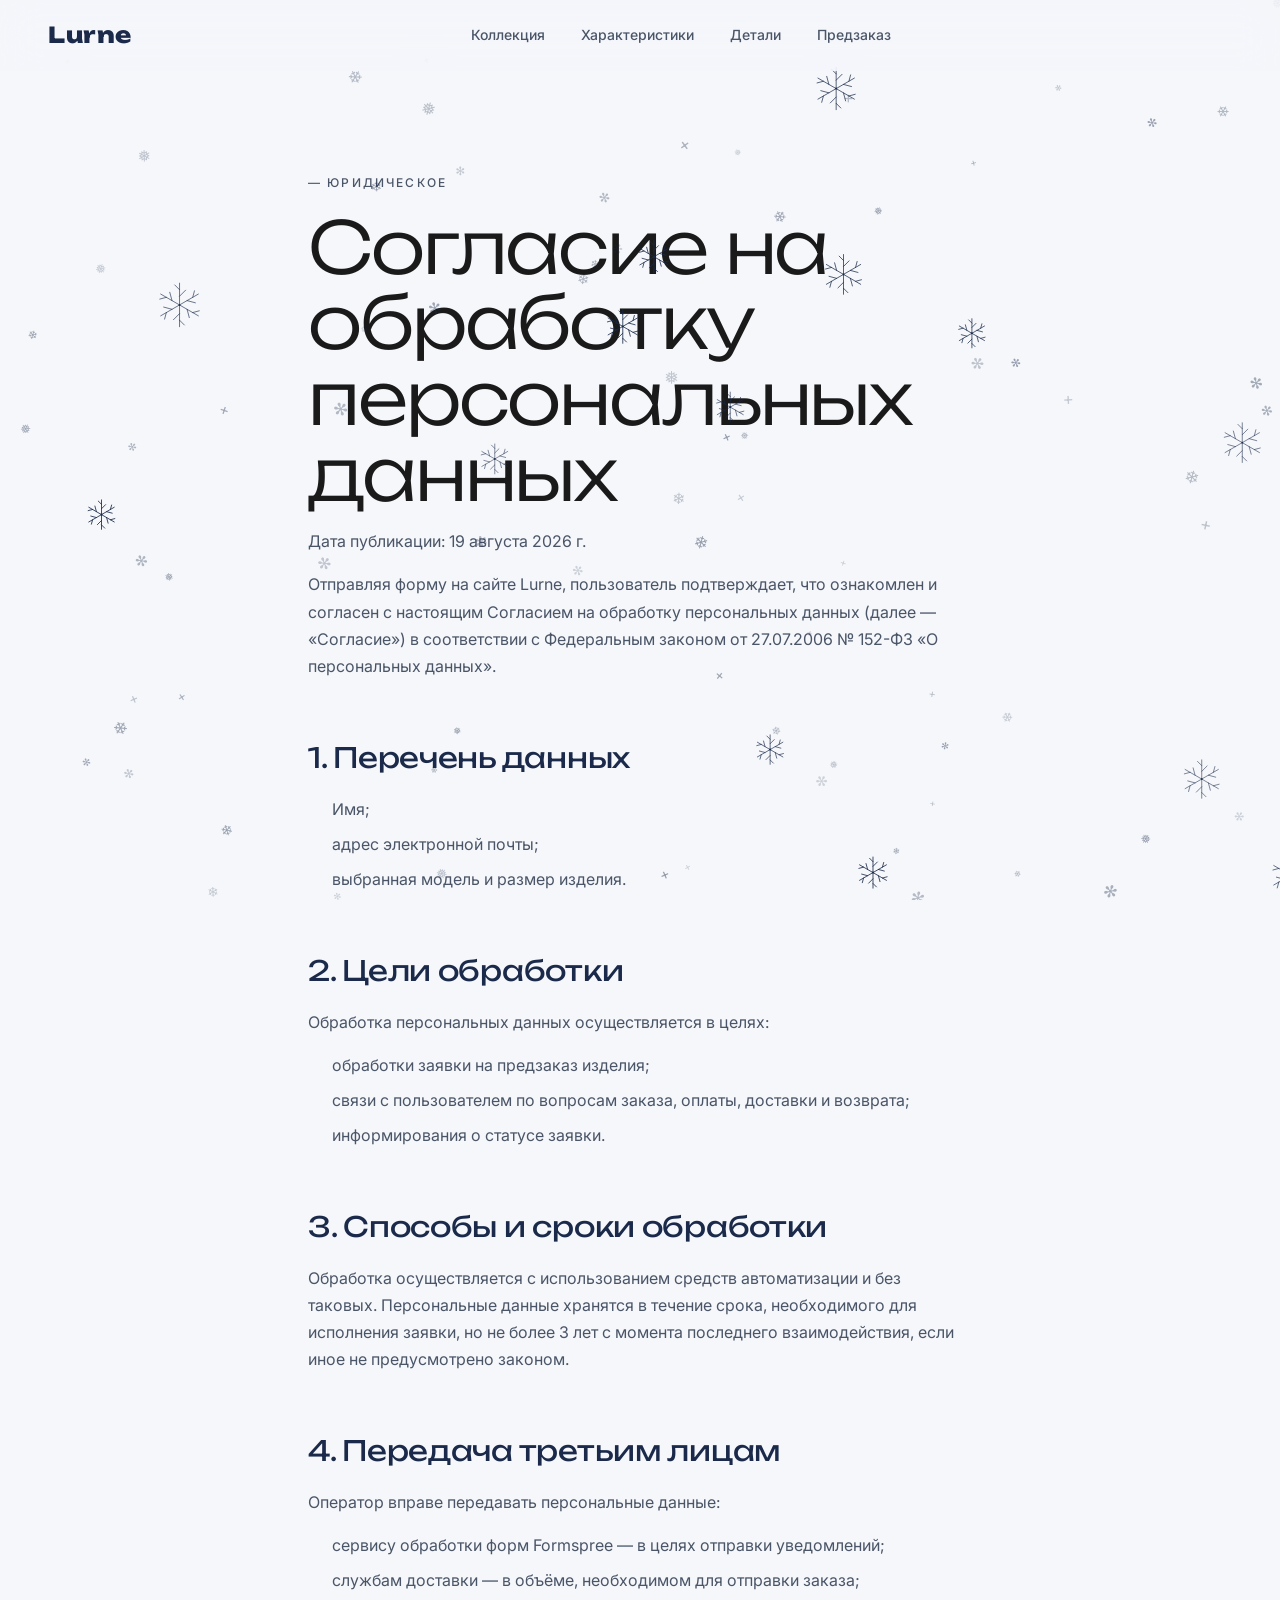
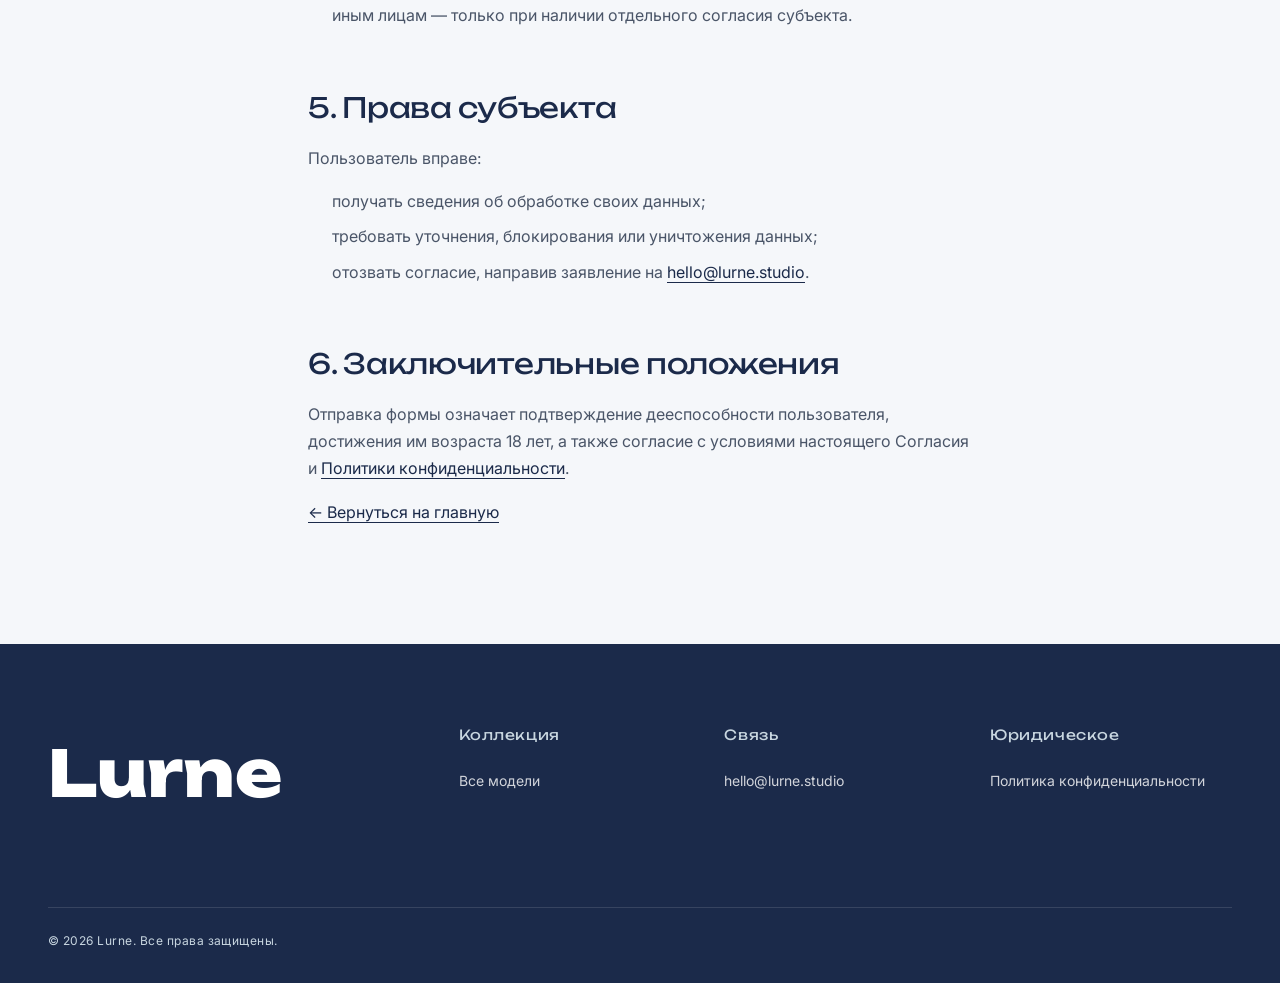
<file: consent.html>
<!DOCTYPE html>
<html lang="ru">
<head>
  <meta charset="UTF-8" />
  <meta name="viewport" content="width=device-width, initial-scale=1.0" />
  <title>Согласие на обработку персональных данных — Lurne</title>
  <meta name="description" content="Согласие на обработку персональных данных бренда Lurne в соответствии с 152-ФЗ." />
  <link rel="icon" type="image/svg+xml" href="data:image/svg+xml,%3Csvg xmlns='http://www.w3.org/2000/svg' viewBox='0 0 32 32'%3E%3Crect width='32' height='32' rx='8' fill='%23F5F7FA'/%3E%3Ctext x='16' y='22' font-family='Unbounded,sans-serif' font-size='18' font-weight='800' text-anchor='middle' fill='%231B2A4A'%3EL%3C/text%3E%3C/svg%3E" />

  <link rel="preconnect" href="https://fonts.googleapis.com" />
  <link rel="preconnect" href="https://fonts.gstatic.com" crossorigin />
  <link href="https://fonts.googleapis.com/css2?family=Unbounded:wght@200;300;400;700;800&family=Inter:wght@300;400;500;600&display=swap" rel="stylesheet" />

  <link rel="stylesheet" href="styles.css" />
</head>
<body>
  <canvas id="snow-canvas" aria-hidden="true"></canvas>

  <header class="site-header">
    <div class="container header-inner">
      <a href="index.html" class="brand" aria-label="Lurne — главная">
        <span class="brand__mark">L</span><span class="brand__mark">u</span><span class="brand__mark">r</span><span class="brand__mark">n</span><span class="brand__mark">e</span>
      </a>
      <nav class="nav" aria-label="Основная навигация">
        <a href="index.html#collection">Коллекция</a>
        <a href="index.html#warmth">Характеристики</a>
        <a href="index.html#details">Детали</a>
        <a href="index.html#order">Предзаказ</a>
      </nav>
    </div>
  </header>

  <main class="legal">
    <div class="container legal__inner">
      <p class="eyebrow">— юридическое</p>
      <h1>Согласие на обработку<br/>персональных данных</h1>
      <p>Дата публикации: 19 августа 2026 г.</p>

      <p>Отправляя форму на сайте Lurne, пользователь подтверждает, что ознакомлен и согласен с настоящим Согласием на обработку персональных данных (далее — «Согласие») в соответствии с Федеральным законом от 27.07.2006 № 152-ФЗ «О персональных данных».</p>

      <h2>1. Перечень данных</h2>
      <ul>
        <li>Имя;</li>
        <li>адрес электронной почты;</li>
        <li>выбранная модель и размер изделия.</li>
      </ul>

      <h2>2. Цели обработки</h2>
      <p>Обработка персональных данных осуществляется в целях:</p>
      <ul>
        <li>обработки заявки на предзаказ изделия;</li>
        <li>связи с пользователем по вопросам заказа, оплаты, доставки и возврата;</li>
        <li>информирования о статусе заявки.</li>
      </ul>

      <h2>3. Способы и сроки обработки</h2>
      <p>Обработка осуществляется с использованием средств автоматизации и без таковых. Персональные данные хранятся в течение срока, необходимого для исполнения заявки, но не более 3 лет с момента последнего взаимодействия, если иное не предусмотрено законом.</p>

      <h2>4. Передача третьим лицам</h2>
      <p>Оператор вправе передавать персональные данные:</p>
      <ul>
        <li>сервису обработки форм Formspree — в целях отправки уведомлений;</li>
        <li>службам доставки — в объёме, необходимом для отправки заказа;</li>
        <li>иным лицам — только при наличии отдельного согласия субъекта.</li>
      </ul>

      <h2>5. Права субъекта</h2>
      <p>Пользователь вправе:</p>
      <ul>
        <li>получать сведения об обработке своих данных;</li>
        <li>требовать уточнения, блокирования или уничтожения данных;</li>
        <li>отозвать согласие, направив заявление на <a href="mailto:hello@lurne.studio">hello@lurne.studio</a>.</li>
      </ul>

      <h2>6. Заключительные положения</h2>
      <p>Отправка формы означает подтверждение дееспособности пользователя, достижения им возраста 18 лет, а также согласие с условиями настоящего Согласия и <a href="privacy.html">Политики конфиденциальности</a>.</p>

      <p><a href="index.html">← Вернуться на главную</a></p>
    </div>
  </main>

  <footer class="site-footer">
    <div class="container footer-inner">
      <a href="index.html" class="brand brand--lg" aria-label="Lurne">
        <span class="brand__mark">L</span><span class="brand__mark">u</span><span class="brand__mark">r</span><span class="brand__mark">n</span><span class="brand__mark">e</span>
      </a>
      <nav class="footer-nav" aria-label="Навигация в подвале">
        <div><p class="footer-nav__head">Коллекция</p><a href="index.html#collection">Все модели</a></div>
        <div><p class="footer-nav__head">Связь</p><a href="mailto:hello@lurne.studio">hello@lurne.studio</a></div>
        <div><p class="footer-nav__head">Юридическое</p><a href="privacy.html">Политика конфиденциальности</a></div>
      </nav>
      <p class="copy">© 2026 Lurne. Все права защищены.</p>
    </div>
  </footer>

  <script src="snow.js" defer></script>
  <script src="main.js" defer></script>
</body>
</html>
</file>
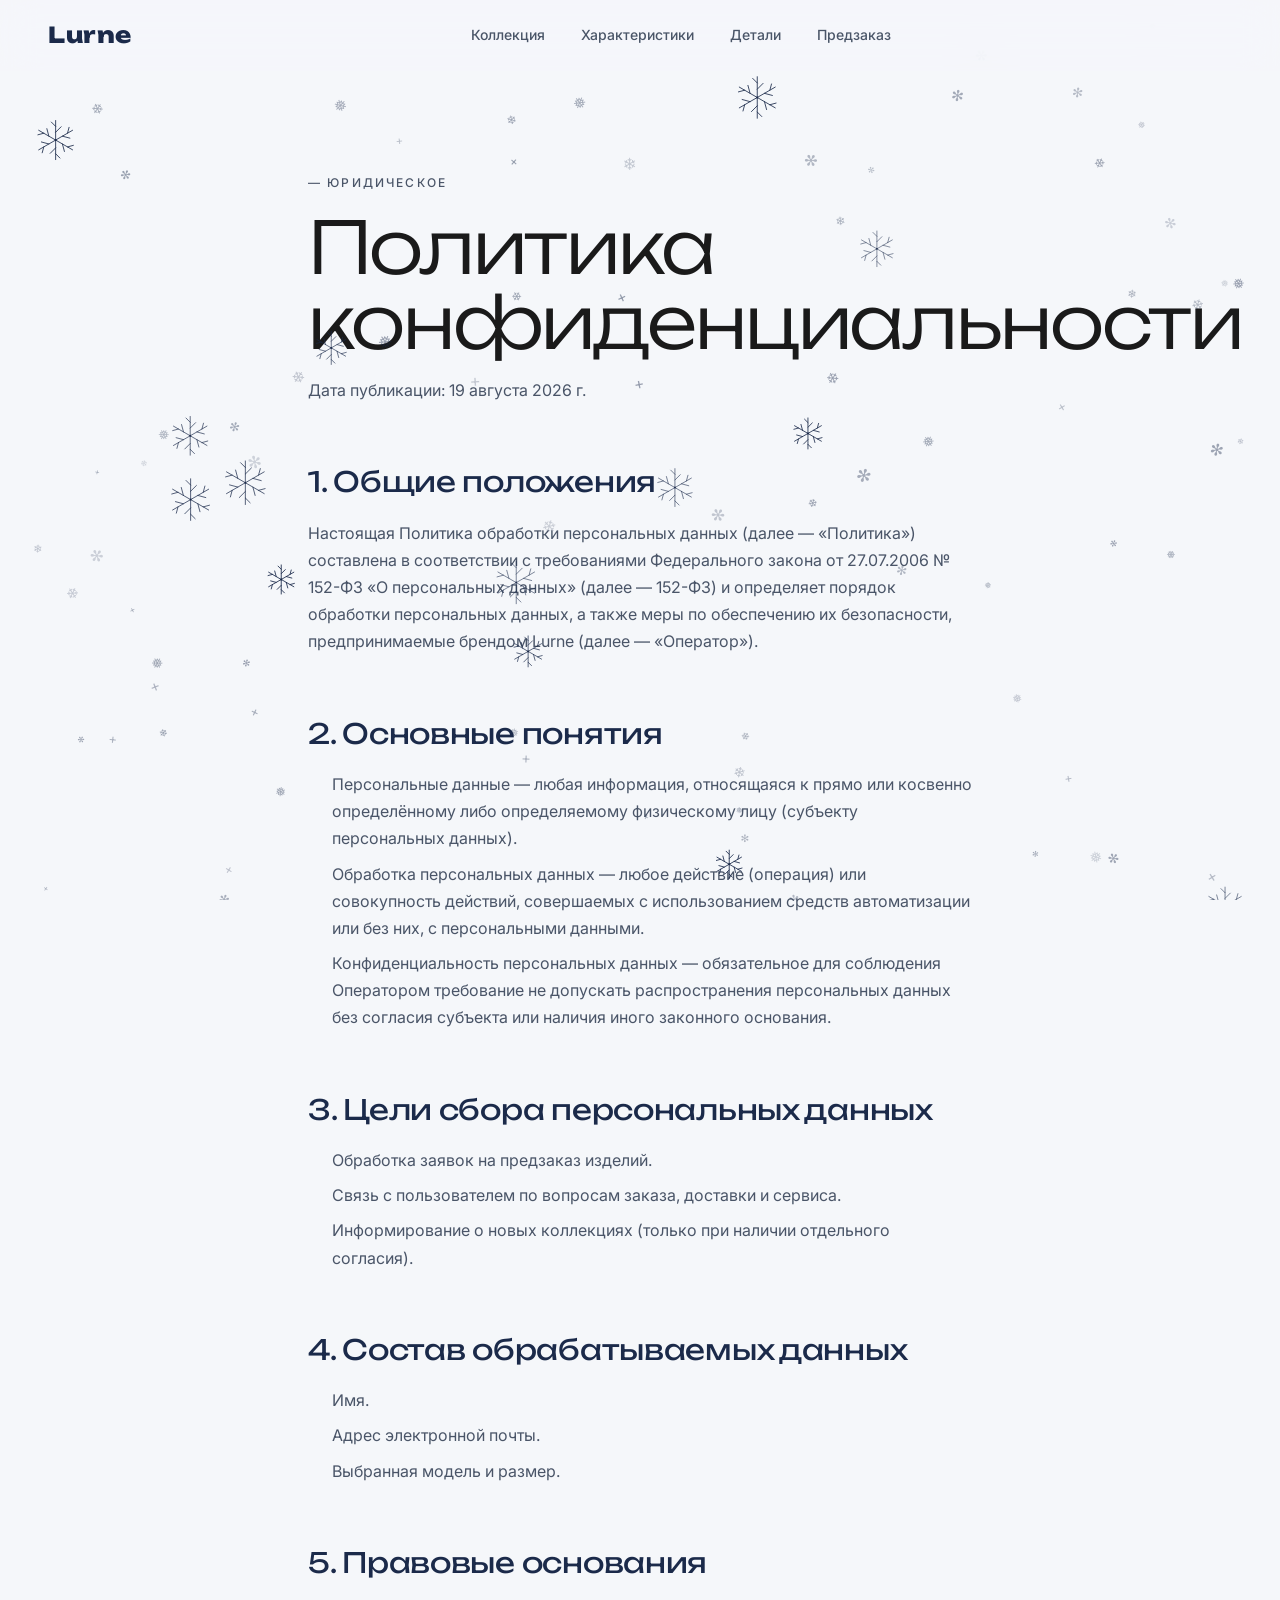
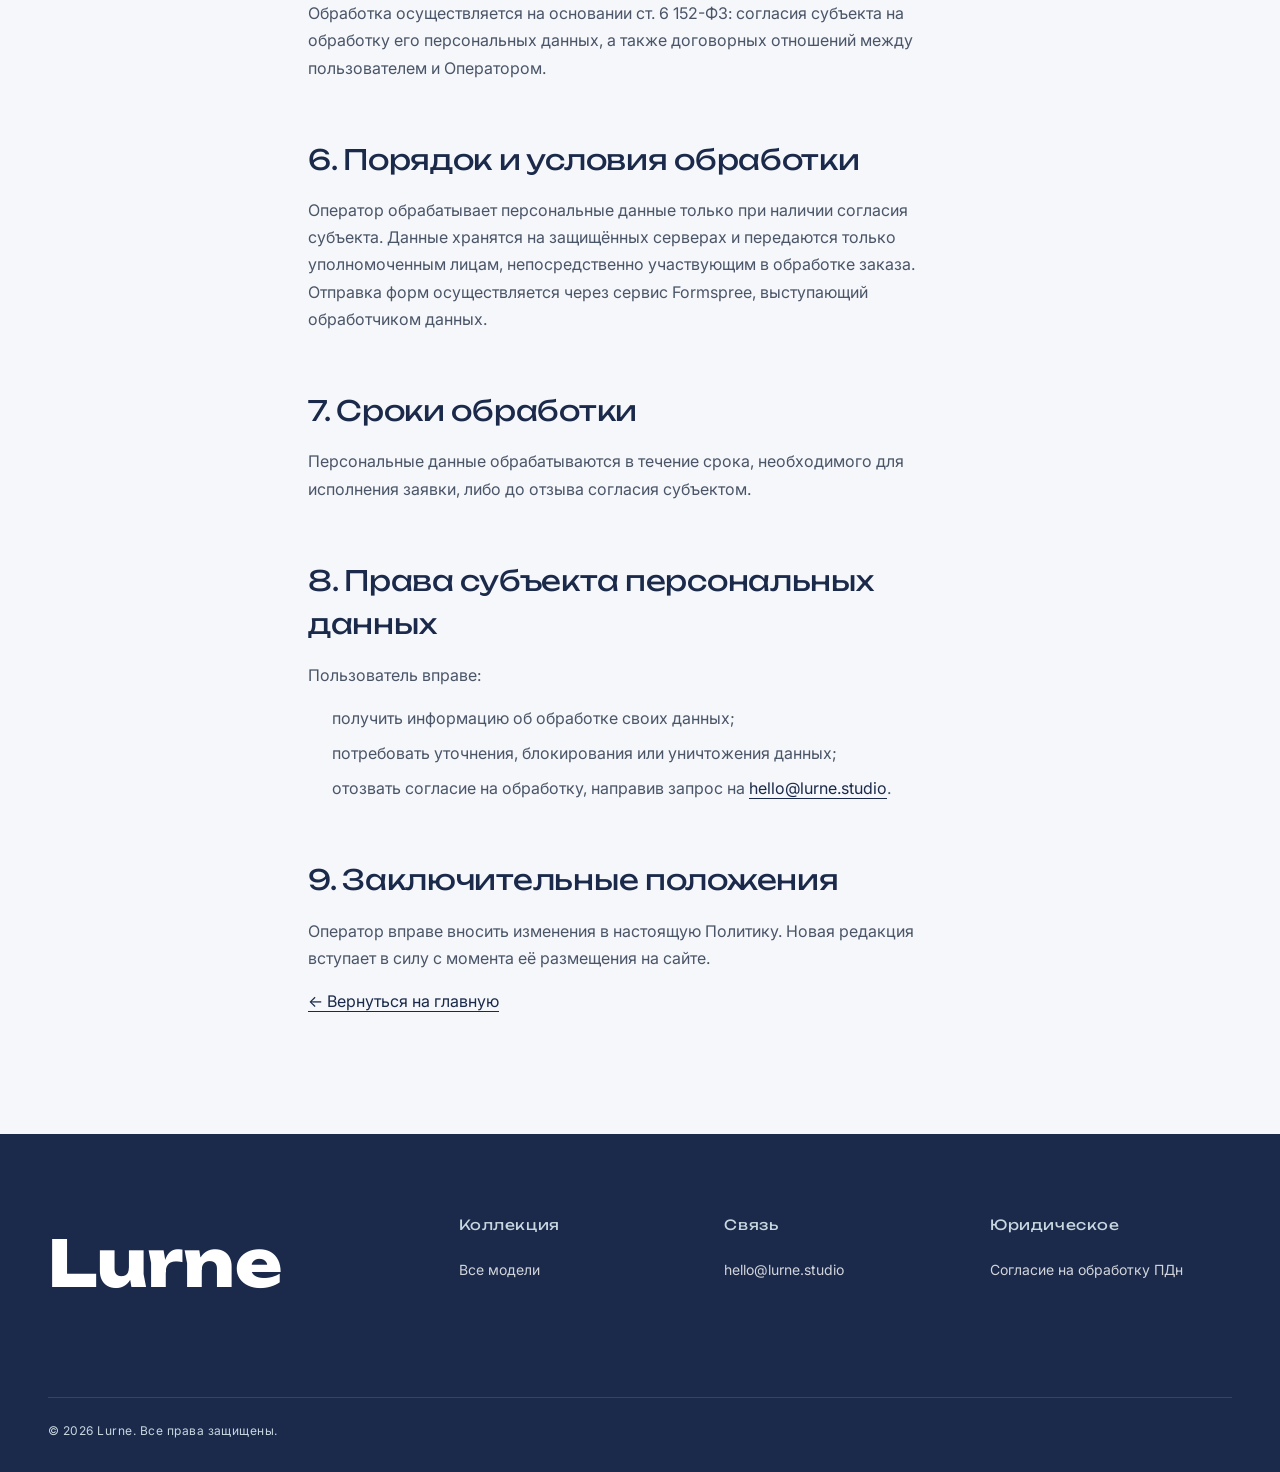
<file: privacy.html>
<!DOCTYPE html>
<html lang="ru">
<head>
  <meta charset="UTF-8" />
  <meta name="viewport" content="width=device-width, initial-scale=1.0" />
  <title>Политика конфиденциальности — Lurne</title>
  <meta name="description" content="Политика обработки персональных данных бренда Lurne в соответствии с 152-ФЗ." />
  <link rel="icon" type="image/svg+xml" href="data:image/svg+xml,%3Csvg xmlns='http://www.w3.org/2000/svg' viewBox='0 0 32 32'%3E%3Crect width='32' height='32' rx='8' fill='%23F5F7FA'/%3E%3Ctext x='16' y='22' font-family='Unbounded,sans-serif' font-size='18' font-weight='800' text-anchor='middle' fill='%231B2A4A'%3EL%3C/text%3E%3C/svg%3E" />

  <link rel="preconnect" href="https://fonts.googleapis.com" />
  <link rel="preconnect" href="https://fonts.gstatic.com" crossorigin />
  <link href="https://fonts.googleapis.com/css2?family=Unbounded:wght@200;300;400;700;800&family=Inter:wght@300;400;500;600&display=swap" rel="stylesheet" />

  <link rel="stylesheet" href="styles.css" />
</head>
<body>
  <canvas id="snow-canvas" aria-hidden="true"></canvas>

  <header class="site-header">
    <div class="container header-inner">
      <a href="index.html" class="brand" aria-label="Lurne — главная">
        <span class="brand__mark">L</span><span class="brand__mark">u</span><span class="brand__mark">r</span><span class="brand__mark">n</span><span class="brand__mark">e</span>
      </a>
      <nav class="nav" aria-label="Основная навигация">
        <a href="index.html#collection">Коллекция</a>
        <a href="index.html#warmth">Характеристики</a>
        <a href="index.html#details">Детали</a>
        <a href="index.html#order">Предзаказ</a>
      </nav>
    </div>
  </header>

  <main class="legal">
    <div class="container legal__inner">
      <p class="eyebrow">— юридическое</p>
      <h1>Политика конфиденциальности</h1>
      <p>Дата публикации: 19 августа 2026 г.</p>

      <h2>1. Общие положения</h2>
      <p>Настоящая Политика обработки персональных данных (далее — «Политика») составлена в соответствии с требованиями Федерального закона от 27.07.2006 № 152-ФЗ «О персональных данных» (далее — 152-ФЗ) и определяет порядок обработки персональных данных, а также меры по обеспечению их безопасности, предпринимаемые брендом Lurne (далее — «Оператор»).</p>

      <h2>2. Основные понятия</h2>
      <ul>
        <li>Персональные данные — любая информация, относящаяся к прямо или косвенно определённому либо определяемому физическому лицу (субъекту персональных данных).</li>
        <li>Обработка персональных данных — любое действие (операция) или совокупность действий, совершаемых с использованием средств автоматизации или без них, с персональными данными.</li>
        <li>Конфиденциальность персональных данных — обязательное для соблюдения Оператором требование не допускать распространения персональных данных без согласия субъекта или наличия иного законного основания.</li>
      </ul>

      <h2>3. Цели сбора персональных данных</h2>
      <ul>
        <li>Обработка заявок на предзаказ изделий.</li>
        <li>Связь с пользователем по вопросам заказа, доставки и сервиса.</li>
        <li>Информирование о новых коллекциях (только при наличии отдельного согласия).</li>
      </ul>

      <h2>4. Состав обрабатываемых данных</h2>
      <ul>
        <li>Имя.</li>
        <li>Адрес электронной почты.</li>
        <li>Выбранная модель и размер.</li>
      </ul>

      <h2>5. Правовые основания</h2>
      <p>Обработка осуществляется на основании ст. 6 152-ФЗ: согласия субъекта на обработку его персональных данных, а также договорных отношений между пользователем и Оператором.</p>

      <h2>6. Порядок и условия обработки</h2>
      <p>Оператор обрабатывает персональные данные только при наличии согласия субъекта. Данные хранятся на защищённых серверах и передаются только уполномоченным лицам, непосредственно участвующим в обработке заказа. Отправка форм осуществляется через сервис Formspree, выступающий обработчиком данных.</p>

      <h2>7. Сроки обработки</h2>
      <p>Персональные данные обрабатываются в течение срока, необходимого для исполнения заявки, либо до отзыва согласия субъектом.</p>

      <h2>8. Права субъекта персональных данных</h2>
      <p>Пользователь вправе:</p>
      <ul>
        <li>получить информацию об обработке своих данных;</li>
        <li>потребовать уточнения, блокирования или уничтожения данных;</li>
        <li>отозвать согласие на обработку, направив запрос на <a href="mailto:hello@lurne.studio">hello@lurne.studio</a>.</li>
      </ul>

      <h2>9. Заключительные положения</h2>
      <p>Оператор вправе вносить изменения в настоящую Политику. Новая редакция вступает в силу с момента её размещения на сайте.</p>

      <p><a href="index.html">← Вернуться на главную</a></p>
    </div>
  </main>

  <footer class="site-footer">
    <div class="container footer-inner">
      <a href="index.html" class="brand brand--lg" aria-label="Lurne">
        <span class="brand__mark">L</span><span class="brand__mark">u</span><span class="brand__mark">r</span><span class="brand__mark">n</span><span class="brand__mark">e</span>
      </a>
      <nav class="footer-nav" aria-label="Навигация в подвале">
        <div><p class="footer-nav__head">Коллекция</p><a href="index.html#collection">Все модели</a></div>
        <div><p class="footer-nav__head">Связь</p><a href="mailto:hello@lurne.studio">hello@lurne.studio</a></div>
        <div><p class="footer-nav__head">Юридическое</p><a href="consent.html">Согласие на обработку ПДн</a></div>
      </nav>
      <p class="copy">© 2026 Lurne. Все права защищены.</p>
    </div>
  </footer>

  <script src="snow.js" defer></script>
  <script src="main.js" defer></script>
</body>
</html>
</file>
<file: styles.css>
/* ============================================================
   Lurne — зимние куртки нового поколения
   Минималистичный статический лендинг. Скандинавская зимняя эстетика.
   ============================================================ */

/* ---------- CSS-переменные (палитра + типографика + ритм) ---------- */
:root {
  /* Палитра */
  --bg: #F5F7FA;
  --bg-soft: #FFFFFF;
  --bg-deep: #EDF2F7;
  --ink: #1A1A1A;
  --ink-soft: #4A5568;
  --accent: #1B2A4A;
  --accent-soft: #2C4270;
  --ice: #C8D6E0;
  --line: #D8E0E8;

  /* Типографика */
  --font-display: 'Unbounded', system-ui, sans-serif;
  --font-body: 'Inter', system-ui, sans-serif;

  /* Модульная шкала */
  --fs-12: 0.75rem;
  --fs-14: 0.875rem;
  --fs-16: 1rem;
  --fs-20: 1.25rem;
  --fs-28: 1.75rem;
  --fs-40: clamp(1.875rem, 1.4rem + 2.5vw, 2.75rem);
  --fs-64: clamp(2.5rem, 1.5rem + 5vw, 4.5rem);
  --fs-96: clamp(3rem, 1rem + 8vw, 6.5rem);

  /* Ритм */
  --gap-col: 24px;
  --container: 1280px;
  --section-y: clamp(80px, 8vw, 160px);

  /* Радиусы / тени */
  --r-sm: 8px;
  --r-md: 14px;
  --r-lg: 24px;
  --r-xl: 32px;

  --shadow-sm: 0 2px 12px rgba(27, 42, 74, 0.04);
  --shadow-md: 0 18px 50px -20px rgba(27, 42, 74, 0.18);
  --shadow-lg: 0 40px 80px -30px rgba(27, 42, 74, 0.22);

  /* Motion */
  --ease-out: cubic-bezier(.2,.7,.2,1);
  --ease-in-out: cubic-bezier(.65,0,.35,1);
}

/* ---------- Сброс и база ---------- */
*, *::before, *::after { box-sizing: border-box; }
html { -webkit-text-size-adjust: 100%; scroll-behavior: smooth; }
body {
  margin: 0;
  font-family: var(--font-body);
  font-size: var(--fs-16);
  line-height: 1.55;
  color: var(--ink);
  background: var(--bg);
  -webkit-font-smoothing: antialiased;
  -moz-osx-font-smoothing: grayscale;
  text-rendering: optimizeLegibility;
  overflow-x: hidden;
}
img, svg { display: block; max-width: 100%; }
button { font: inherit; cursor: pointer; border: none; background: none; color: inherit; }
a { color: inherit; text-decoration: none; }
ul { list-style: none; padding: 0; margin: 0; }

/* ---------- Контейнер / сетка ---------- */
.container {
  width: 100%;
  max-width: var(--container);
  margin-inline: auto;
  padding-inline: clamp(20px, 4vw, 48px);
}

/* ---------- Шапка ---------- */
.site-header {
  position: sticky;
  top: 0;
  z-index: 50;
  background: rgba(245, 247, 250, 0.78);
  backdrop-filter: saturate(180%) blur(18px);
  -webkit-backdrop-filter: saturate(180%) blur(18px);
  border-bottom: 1px solid transparent;
  transition: border-color .4s var(--ease-out), background .4s var(--ease-out);
}
.site-header.is-scrolled { border-bottom-color: var(--line); }
.header-inner {
  display: grid;
  grid-template-columns: auto 1fr auto;
  align-items: center;
  gap: var(--gap-col);
  padding-block: 18px;
}
.brand {
  display: inline-flex;
  gap: 1px;
  font-family: var(--font-display);
  font-weight: 800;
  font-size: 22px;
  letter-spacing: -.02em;
  color: var(--accent);
}
.brand--lg { font-size: 64px; }
.brand__mark {
  display: inline-block;
  transition: transform .6s var(--ease-out);
}
.brand:hover .brand__mark:nth-child(1) { transform: translateY(-3px); }
.brand:hover .brand__mark:nth-child(2) { transform: translateY(3px); }
.brand:hover .brand__mark:nth-child(3) { transform: translateY(-3px); }

.nav {
  justify-self: center;
  display: flex;
  gap: clamp(16px, 3vw, 36px);
  font-size: var(--fs-14);
  font-weight: 500;
  color: var(--ink-soft);
}
.nav a {
  position: relative;
  padding-block: 6px;
  transition: color .3s var(--ease-out);
}
.nav a::after {
  content: '';
  position: absolute;
  left: 50%;
  bottom: 0;
  width: 0;
  height: 1px;
  background: var(--accent);
  transition: width .4s var(--ease-out), left .4s var(--ease-out);
}
.nav a:hover { color: var(--accent); }
.nav a:hover::after { width: 100%; left: 0; }

.header-cta { justify-self: end; }

/* ---------- Кнопки ---------- */
.btn {
  display: inline-flex;
  align-items: center;
  justify-content: center;
  gap: 10px;
  height: 52px;
  padding-inline: 26px;
  border-radius: 999px;
  font-family: var(--font-body);
  font-size: var(--fs-14);
  font-weight: 500;
  letter-spacing: .02em;
  white-space: nowrap;
  transition: transform .4s var(--ease-out), background .3s var(--ease-out), color .3s var(--ease-out), box-shadow .4s var(--ease-out);
  position: relative;
  isolation: isolate;
}
.btn--sm { height: 40px; padding-inline: 18px; font-size: var(--fs-14); }
.btn--block { width: 100%; }

.btn--primary {
  background: var(--accent);
  color: var(--bg-soft);
  box-shadow: 0 14px 30px -16px rgba(27,42,74,.55);
}
.btn--primary:hover {
  background: var(--accent-soft);
  transform: translateY(-2px);
  box-shadow: 0 22px 40px -18px rgba(27,42,74,.55);
}
.btn--primary:active { transform: translateY(0); }

.btn--secondary {
  background: transparent;
  color: var(--accent);
  border: 1px solid var(--accent);
}
.btn--secondary:hover {
  background: var(--accent);
  color: var(--bg-soft);
  transform: translateY(-2px);
}

.btn--ghost {
  background: transparent;
  color: var(--accent);
  border: 1px solid var(--line);
}
.btn--ghost:hover { border-color: var(--accent); transform: translateY(-2px); }

.btn--link {
  background: transparent;
  color: var(--accent);
  padding-inline: 0;
  height: auto;
  font-weight: 500;
}
.btn--link:hover { transform: translateX(4px); }

/* ---------- Типографика: общие классы ---------- */
.eyebrow {
  margin: 0 0 24px;
  font-size: var(--fs-12);
  text-transform: uppercase;
  letter-spacing: .18em;
  color: var(--ink-soft);
  font-weight: 500;
}

.display {
  font-family: var(--font-display);
  font-weight: 200;
  font-size: var(--fs-96);
  line-height: .92;
  letter-spacing: -.04em;
  margin: 0 0 32px;
  color: var(--ink);
}
.display span { display: block; }
.display__accent {
  font-weight: 800;
  color: var(--accent);
  font-style: italic;
  letter-spacing: -.05em;
}

.h2 {
  font-family: var(--font-display);
  font-weight: 300;
  font-size: var(--fs-64);
  line-height: 1.02;
  letter-spacing: -.03em;
  margin: 0 0 28px;
  color: var(--ink);
  max-width: 16ch;
}

.section-head { max-width: 720px; margin-bottom: clamp(40px, 5vw, 80px); }
.section-head--wide { max-width: 880px; }
.section-lead {
  font-size: var(--fs-20);
  line-height: 1.45;
  color: var(--ink-soft);
  margin: 0 0 16px;
  max-width: 56ch;
}
.section-text {
  font-size: var(--fs-16);
  color: var(--ink-soft);
  max-width: 60ch;
  margin: 0;
}

/* ---------- Hero ---------- */
.hero {
  position: relative;
  padding-top: clamp(60px, 6vw, 100px);
  padding-bottom: clamp(60px, 6vw, 100px);
}
.hero__grid {
  display: grid;
  grid-template-columns: 1fr 1fr;
  gap: clamp(40px, 5vw, 80px);
  align-items: end;
}
.hero__copy { padding-block: 24px; }
.hero__lead {
  font-size: var(--fs-28);
  font-weight: 400;
  margin: 0 0 24px;
  color: var(--ink);
  letter-spacing: -.01em;
}
.hero__desc {
  font-size: var(--fs-16);
  color: var(--ink-soft);
  margin: 0 0 40px;
  max-width: 46ch;
}
.hero__actions {
  display: flex;
  gap: 20px;
  align-items: center;
  flex-wrap: wrap;
}

.hero__media {
  position: relative;
  margin: 0;
  aspect-ratio: 4 / 5;
  overflow: hidden;
  border-radius: var(--r-xl);
  box-shadow: var(--shadow-lg);
  background: var(--bg-deep);
}
.hero__media img {
  width: 100%;
  height: 100%;
  object-fit: cover;
  transition: transform 1.2s var(--ease-out);
}
.hero__media:hover img { transform: scale(1.04); }
.hero__meta {
  position: absolute;
  left: 24px;
  bottom: 24px;
  right: 24px;
  display: flex;
  justify-content: space-between;
  color: var(--bg-soft);
  font-size: var(--fs-12);
  letter-spacing: .14em;
  text-transform: uppercase;
  font-weight: 500;
  text-shadow: 0 2px 12px rgba(0,0,0,.45);
}

.scroll-hint {
  position: absolute;
  left: 50%;
  bottom: 24px;
  transform: translateX(-50%);
  width: 22px;
  height: 36px;
  border-radius: 999px;
  border: 1px solid var(--ink-soft);
  display: grid;
  place-items: center;
}
.scroll-hint span {
  width: 2px;
  height: 6px;
  background: var(--ink-soft);
  border-radius: 2px;
  animation: scrollDot 1.6s var(--ease-in-out) infinite;
}
@keyframes scrollDot {
  0%, 100% { transform: translateY(0); opacity: 1; }
  50% { transform: translateY(10px); opacity: .4; }
}

/* ---------- Снежный канвас ---------- */
#snow-canvas {
  position: fixed;
  inset: 0;
  z-index: 1;
  pointer-events: none;
  will-change: transform;
}

/* ---------- Секция «warmth» / Характеристики ---------- */
.warmth { padding-block: var(--section-y); background: var(--bg-soft); border-block: 1px solid var(--line); }

.features {
  display: grid;
  grid-template-columns: repeat(4, 1fr);
  gap: var(--gap-col);
}
.feature {
  padding: 36px 28px;
  background: var(--bg);
  border-radius: var(--r-lg);
  border: 1px solid var(--line);
  transition: transform .5s var(--ease-out), border-color .5s var(--ease-out), box-shadow .5s var(--ease-out);
}
.feature:hover {
  transform: translateY(-6px);
  border-color: var(--ice);
  box-shadow: var(--shadow-md);
}
.feature__icon {
  width: 96px;
  height: 96px;
  margin-bottom: 24px;
  position: relative;
  color: var(--accent);
  transition: transform .5s var(--ease-out);
}
.feature:hover .feature__icon { transform: translateY(-4px); }
.feature__icon svg { width: 60px; height: 60px; position: relative; z-index: 2; }
/* сугроб: декоративный снежный слой под иконкой */
.feature__icon::after {
  content: '';
  position: absolute;
  left: 0;
  right: 0;
  bottom: 6px;
  height: 22px;
  background: var(--bg-soft);
  border: 1px solid var(--ice);
  z-index: 1;
  transform-origin: bottom center;
  transition: transform .5s var(--ease-out);
  box-shadow: 0 4px 10px -4px rgba(27,42,74,.08);
}
.feature:hover .feature__icon::after { transform: scaleY(0.96); }

/* 6+ уникальных геометрий сугробов */
[data-snowdrift="classic"]::after   { clip-path: polygon(0% 100%, 0% 40%, 15% 28%, 35% 18%, 55% 26%, 75% 14%, 92% 30%, 100% 42%, 100% 100%); }
[data-snowdrift="wavy"]::after      { clip-path: polygon(0% 100%, 0% 55%, 12% 40%, 28% 50%, 42% 35%, 58% 48%, 74% 32%, 88% 46%, 100% 38%, 100% 100%); border-radius: 50% 50% 0 0 / 30% 30% 0 0; }
[data-snowdrift="twin"]::after      { clip-path: polygon(0% 100%, 0% 50%, 18% 28%, 32% 42%, 46% 22%, 60% 40%, 76% 26%, 90% 44%, 100% 36%, 100% 100%); }
[data-snowdrift="flat"]::after      { clip-path: polygon(0% 100%, 0% 60%, 100% 60%, 100% 100%); }
[data-snowdrift="asym"]::after      { clip-path: polygon(0% 100%, 0% 48%, 22% 32%, 48% 24%, 70% 38%, 100% 56%, 100% 100%); }
[data-snowdrift="icicle"]::after    { clip-path: polygon(0% 100%, 0% 60%, 20% 60%, 35% 100%, 50% 60%, 65% 100%, 80% 60%, 100% 60%, 100% 100%); }
[data-snowdrift="hill"]::after      { clip-path: polygon(0% 100%, 0% 70%, 30% 30%, 60% 55%, 100% 35%, 100% 100%); }
[data-snowdrift="wave2"]::after     { clip-path: polygon(0% 100%, 0% 50%, 20% 30%, 40% 50%, 60% 30%, 80% 50%, 100% 30%, 100% 100%); }

.feature__title {
  font-family: var(--font-display);
  font-weight: 400;
  font-size: var(--fs-20);
  margin: 0 0 8px;
  letter-spacing: -.01em;
}
.feature__text {
  margin: 0;
  font-size: var(--fs-14);
  color: var(--ink-soft);
  line-height: 1.55;
}

/* ---------- Секция «benefits» ---------- */
.benefits { padding-block: var(--section-y); }

.benefits__grid {
  display: grid;
  grid-template-columns: 1.4fr 1fr;
  gap: clamp(40px, 6vw, 96px);
  align-items: start;
}

.bullets li {
  display: grid;
  grid-template-columns: 64px 1fr;
  align-items: center;
  gap: 16px;
  padding-block: 22px;
  border-bottom: 1px solid var(--line);
  font-size: var(--fs-20);
  color: var(--ink);
  transition: padding-left .4s var(--ease-out), color .4s var(--ease-out);
}
.bullets li:hover { padding-left: 8px; color: var(--accent); }
.bullets li span {
  font-family: var(--font-display);
  font-weight: 300;
  font-size: var(--fs-14);
  color: var(--accent);
  letter-spacing: .04em;
}

.quote {
  padding: 40px 36px;
  background: var(--accent);
  color: var(--bg-soft);
  border-radius: var(--r-lg);
  position: relative;
  overflow: hidden;
}
.quote::before {
  content: '';
  position: absolute;
  inset: -40% -10% auto auto;
  width: 320px;
  height: 320px;
  background: radial-gradient(circle at center, rgba(200,214,224,.18), transparent 60%);
  pointer-events: none;
}
.quote__line {
  font-family: var(--font-display);
  font-weight: 300;
  font-size: var(--fs-28);
  letter-spacing: -.01em;
  margin: 0 0 24px;
  line-height: 1.15;
}
.quote__text {
  margin: 0;
  font-size: var(--fs-14);
  line-height: 1.7;
  color: var(--ice);
}

/* ---------- Сетка изделий ---------- */
.collection { padding-block: var(--section-y); background: var(--bg-soft); border-block: 1px solid var(--line); }

.grid {
  display: grid;
  grid-template-columns: repeat(3, 1fr);
  gap: var(--gap-col);
}
.card {
  display: block;
  background: transparent;
  text-decoration: none;
  color: inherit;
  transition: transform .6s var(--ease-out);
}
.card:hover { transform: translateY(-6px); }
.card__media {
  position: relative;
  aspect-ratio: 3 / 4;
  overflow: hidden;
  border-radius: var(--r-md);
  background: var(--bg-deep);
  margin-bottom: 16px;
}
.card__media::before {
  content: '';
  position: absolute;
  inset: 0;
  background: linear-gradient(180deg, transparent 60%, rgba(27,42,74,.18));
  z-index: 1;
  opacity: 0;
  transition: opacity .5s var(--ease-out);
}
.card:hover .card__media::before { opacity: 1; }
.card__media img {
  width: 100%;
  height: 100%;
  object-fit: cover;
  transition: transform 1.4s var(--ease-out);
}
.card:hover .card__media img { transform: scale(1.06); }
.card__foot {
  display: flex;
  justify-content: space-between;
  align-items: baseline;
  padding-inline: 4px;
}
.card__id {
  font-family: var(--font-display);
  font-weight: 300;
  font-size: var(--fs-14);
  color: var(--accent);
  letter-spacing: .04em;
}
.card__name {
  font-size: var(--fs-14);
  color: var(--ink-soft);
}

/* ---------- Closing / CTA ---------- */
.closing {
  padding-block: var(--section-y);
  position: relative;
  overflow: hidden;
}
.closing::before {
  content: '';
  position: absolute;
  inset: 0;
  background:
    radial-gradient(800px 400px at 90% 10%, rgba(200,214,224,.45), transparent 60%),
    radial-gradient(600px 300px at 10% 90%, rgba(27,42,74,.04), transparent 60%);
  pointer-events: none;
}
.closing__inner { position: relative; }
.closing__copy { max-width: 920px; }
.closing__title {
  font-size: clamp(3rem, 1rem + 9vw, 7rem);
  margin-bottom: 32px;
}
.closing__lead {
  font-size: var(--fs-20);
  color: var(--ink-soft);
  margin: 0 0 16px;
  max-width: 56ch;
}
.closing__slogan {
  font-family: var(--font-display);
  font-weight: 400;
  font-size: var(--fs-28);
  margin: 0 0 16px;
  color: var(--accent);
  letter-spacing: -.01em;
}
.closing__desc {
  font-size: var(--fs-16);
  color: var(--ink-soft);
  margin: 0 0 40px;
  max-width: 50ch;
}
.closing__actions {
  display: flex;
  gap: 16px;
  flex-wrap: wrap;
}

/* ---------- Модалка ---------- */
.modal {
  position: fixed;
  inset: 0;
  z-index: 100;
  display: none;
  align-items: center;
  justify-content: center;
}
.modal.is-open { display: flex; }
.modal__backdrop {
  position: absolute;
  inset: 0;
  background: rgba(27,42,74,.55);
  backdrop-filter: blur(6px);
  -webkit-backdrop-filter: blur(6px);
  animation: fade .3s var(--ease-out);
}
.modal__panel {
  position: relative;
  background: var(--bg-soft);
  border-radius: var(--r-xl);
  padding: 48px;
  max-width: 540px;
  width: calc(100% - 32px);
  max-height: calc(100vh - 32px);
  overflow-y: auto;
  box-shadow: var(--shadow-lg);
  animation: rise .45s var(--ease-out);
}
.modal__close {
  position: absolute;
  top: 16px;
  right: 16px;
  width: 40px;
  height: 40px;
  border-radius: 50%;
  font-size: 24px;
  color: var(--ink-soft);
  display: grid;
  place-items: center;
  transition: background .3s var(--ease-out), color .3s var(--ease-out);
}
.modal__close:hover { background: var(--bg); color: var(--accent); }
.modal__title {
  font-family: var(--font-display);
  font-weight: 300;
  font-size: var(--fs-40);
  letter-spacing: -.02em;
  margin: 8px 0 12px;
}
.modal__lead {
  color: var(--ink-soft);
  margin: 0 0 28px;
  font-size: var(--fs-14);
}

@keyframes fade { from { opacity: 0; } to { opacity: 1; } }
@keyframes rise { from { opacity: 0; transform: translateY(20px); } to { opacity: 1; transform: translateY(0); } }

/* ---------- Форма ---------- */
.form { display: grid; gap: 18px; }
.hp { position: absolute; left: -9999px; opacity: 0; pointer-events: none; }
.field { display: grid; gap: 8px; }
.field__label {
  font-size: var(--fs-12);
  text-transform: uppercase;
  letter-spacing: .14em;
  color: var(--ink-soft);
  font-weight: 500;
}
.field input,
.field select {
  height: 48px;
  padding: 0 16px;
  border: 1px solid var(--line);
  border-radius: var(--r-sm);
  background: var(--bg-soft);
  font: inherit;
  font-size: var(--fs-16);
  color: var(--ink);
  transition: border-color .3s var(--ease-out), box-shadow .3s var(--ease-out);
}
.field input:focus,
.field select:focus {
  outline: none;
  border-color: var(--accent);
  box-shadow: 0 0 0 3px rgba(27,42,74,.08);
}
.field input::placeholder { color: var(--ink-soft); opacity: .55; }

.field--sizes { border: none; padding: 0; margin: 0; }
.sizes { display: flex; gap: 8px; flex-wrap: wrap; }
.size { cursor: pointer; }
.size input { position: absolute; opacity: 0; pointer-events: none; }
.size span {
  display: grid;
  place-items: center;
  min-width: 56px;
  height: 44px;
  padding-inline: 14px;
  border: 1px solid var(--line);
  border-radius: var(--r-sm);
  font-size: var(--fs-14);
  font-weight: 500;
  color: var(--ink-soft);
  transition: all .3s var(--ease-out);
}
.size:hover span { border-color: var(--accent); color: var(--accent); }
.size input:checked + span {
  background: var(--accent);
  color: var(--bg-soft);
  border-color: var(--accent);
}
.size input:focus-visible + span {
  box-shadow: 0 0 0 3px rgba(27,42,74,.18);
}

.consent {
  display: grid;
  grid-template-columns: 20px 1fr;
  gap: 12px;
  font-size: var(--fs-12);
  line-height: 1.5;
  color: var(--ink-soft);
  align-items: start;
}
.consent input { width: 18px; height: 18px; margin-top: 2px; accent-color: var(--accent); }
.consent a { color: var(--accent); border-bottom: 1px solid currentColor; }

.form__status {
  margin: 8px 0 0;
  font-size: var(--fs-14);
  color: var(--ink-soft);
  min-height: 20px;
}
.form__status.is-ok { color: var(--accent); }
.form__status.is-err { color: #B23A48; }

/* ---------- Яндекс.Форма ---------- */
.form-ya {
  border-radius: var(--r-md);
  overflow: hidden;
  background: var(--bg-soft);
}
.form-ya iframe {
  display: block;
  width: 100%;
}

/* ---------- Футер ---------- */
.site-footer {
  background: var(--accent);
  color: var(--bg-soft);
  padding-block: 80px 32px;
}
.footer-inner {
  display: grid;
  grid-template-columns: 1fr 2fr;
  gap: var(--gap-col);
}
.brand--lg { color: var(--bg-soft); }
.footer-nav {
  display: grid;
  grid-template-columns: repeat(3, 1fr);
  gap: var(--gap-col);
}
.footer-nav__head {
  font-family: var(--font-display);
  font-weight: 400;
  font-size: var(--fs-14);
  margin: 0 0 18px;
  letter-spacing: .04em;
  color: var(--ice);
}
.footer-nav a {
  display: block;
  font-size: var(--fs-14);
  color: var(--bg-soft);
  padding-block: 6px;
  opacity: .8;
  transition: opacity .3s var(--ease-out), transform .3s var(--ease-out);
}
.footer-nav a:hover { opacity: 1; transform: translateX(4px); }

.copy {
  grid-column: 1 / -1;
  margin: 60px 0 0;
  padding-top: 24px;
  border-top: 1px solid rgba(255,255,255,.12);
  font-size: var(--fs-12);
  color: var(--ice);
  letter-spacing: .04em;
}

/* ---------- Карточка изделия ---------- */
.product { padding-block: clamp(60px, 6vw, 100px); }
.product__grid {
  display: grid;
  grid-template-columns: 1.4fr 1fr;
  gap: clamp(32px, 5vw, 80px);
  align-items: start;
}
.gallery__main {
  margin: 0 0 16px;
  aspect-ratio: 4 / 5;
  overflow: hidden;
  border-radius: var(--r-xl);
  background: var(--bg-deep);
  box-shadow: var(--shadow-lg);
}
.gallery__main img {
  width: 100%;
  height: 100%;
  object-fit: cover;
  transition: opacity .4s var(--ease-out);
}
.gallery__thumbs {
  display: grid;
  grid-template-columns: repeat(6, 1fr);
  gap: 12px;
}
.gallery__thumbs button {
  padding: 0;
  border-radius: var(--r-sm);
  overflow: hidden;
  border: 1px solid transparent;
  aspect-ratio: 1 / 1;
  background: var(--bg-deep);
  transition: border-color .3s var(--ease-out), transform .3s var(--ease-out);
  opacity: .65;
}
.gallery__thumbs button:hover { opacity: 1; transform: translateY(-2px); }
.gallery__thumbs button.is-active { border-color: var(--accent); opacity: 1; }
.gallery__thumbs img { width: 100%; height: 100%; object-fit: cover; }

.product__info { padding-top: 16px; }
.product__price {
  font-family: var(--font-display);
  font-weight: 300;
  font-size: var(--fs-28);
  color: var(--accent);
  margin: 0 0 24px;
  letter-spacing: -.01em;
}
.product__desc {
  color: var(--ink-soft);
  margin: 0 0 32px;
  max-width: 50ch;
  font-size: var(--fs-16);
  line-height: 1.6;
}
.product__sizes { margin-bottom: 28px; }
.product__actions {
  display: flex;
  gap: 16px;
  align-items: center;
  flex-wrap: wrap;
  margin-bottom: 40px;
}
.product__spec { display: grid; gap: 18px; }
.product__spec div {
  display: grid;
  grid-template-columns: 140px 1fr;
  gap: 16px;
  padding-bottom: 18px;
  border-bottom: 1px solid var(--line);
  font-size: var(--fs-14);
}
.product__spec dt {
  font-size: var(--fs-12);
  letter-spacing: .14em;
  text-transform: uppercase;
  color: var(--ink-soft);
  font-weight: 500;
}
.product__spec dd { margin: 0; color: var(--ink); line-height: 1.6; }

@media (max-width: 1023px) {
  .product__grid { grid-template-columns: 1fr; }
  .gallery__thumbs { grid-template-columns: repeat(6, 1fr); }
}
@media (max-width: 767px) {
  .gallery__thumbs { grid-template-columns: repeat(4, 1fr); }
  .product__spec div { grid-template-columns: 1fr; gap: 6px; }
}

/* ---------- Юридические страницы ---------- */
.legal {
  padding-block: var(--section-y);
}
.legal__inner { max-width: 760px; }
.legal h1 {
  font-family: var(--font-display);
  font-weight: 300;
  font-size: var(--fs-64);
  letter-spacing: -.03em;
  margin: 0 0 16px;
  line-height: 1.05;
}
.legal h2 {
  font-family: var(--font-display);
  font-weight: 400;
  font-size: var(--fs-28);
  margin: 56px 0 16px;
  color: var(--accent);
  letter-spacing: -.01em;
}
.legal p {
  color: var(--ink-soft);
  line-height: 1.7;
  margin: 0 0 16px;
}
.legal ul {
  margin: 0 0 24px;
  padding-left: 24px;
}
.legal li {
  color: var(--ink-soft);
  line-height: 1.7;
  margin-bottom: 8px;
}
.legal a { color: var(--accent); border-bottom: 1px solid currentColor; }

/* ---------- Reveal-анимация (появление при скролле) ---------- */
[data-reveal] {
  opacity: 0;
  transform: translateY(24px);
  transition: opacity .9s var(--ease-out), transform .9s var(--ease-out);
}
[data-reveal].is-visible {
  opacity: 1;
  transform: translateY(0);
}
/* Stagger для карточек и фич */
.features .feature:nth-child(1) { transition-delay: .05s; }
.features .feature:nth-child(2) { transition-delay: .15s; }
.features .feature:nth-child(3) { transition-delay: .25s; }
.features .feature:nth-child(4) { transition-delay: .35s; }
.grid .card:nth-child(1) { transition-delay: .05s; }
.grid .card:nth-child(2) { transition-delay: .15s; }
.grid .card:nth-child(3) { transition-delay: .25s; }
.grid .card:nth-child(4) { transition-delay: .35s; }
.grid .card:nth-child(5) { transition-delay: .45s; }
.grid .card:nth-child(6) { transition-delay: .55s; }

/* ---------- Адаптив ---------- */
@media (max-width: 1023px) {
  .features { grid-template-columns: repeat(2, 1fr); }
  .grid { grid-template-columns: repeat(2, 1fr); }
  .benefits__grid { grid-template-columns: 1fr; }
  .hero__grid { grid-template-columns: 1fr; }
  .hero__media { order: -1; aspect-ratio: 4 / 3; }
  .footer-inner { grid-template-columns: 1fr; }
  .footer-nav { grid-template-columns: repeat(3, 1fr); }
}

@media (max-width: 767px) {
  .header-inner { grid-template-columns: auto auto; }
  .nav { display: none; }
  .header-cta { display: none; }
  .features { grid-template-columns: 1fr; }
  .grid { grid-template-columns: 1fr; }
  .display { font-size: clamp(2.5rem, 12vw, 4.5rem); }
  .h2 { font-size: clamp(2rem, 9vw, 3rem); }
  .modal__panel { padding: 32px 24px; }
  .footer-nav { grid-template-columns: 1fr; gap: 32px; }
  .hero__actions, .closing__actions { flex-direction: column; align-items: stretch; }
  .hero__actions .btn, .closing__actions .btn { width: 100%; }
}

@media (prefers-reduced-motion: reduce) {
  *, *::before, *::after {
    animation-duration: .01ms !important;
    animation-iteration-count: 1 !important;
    transition-duration: .01ms !important;
    scroll-behavior: auto !important;
  }
  [data-reveal] { opacity: 1; transform: none; }
}
</file>
